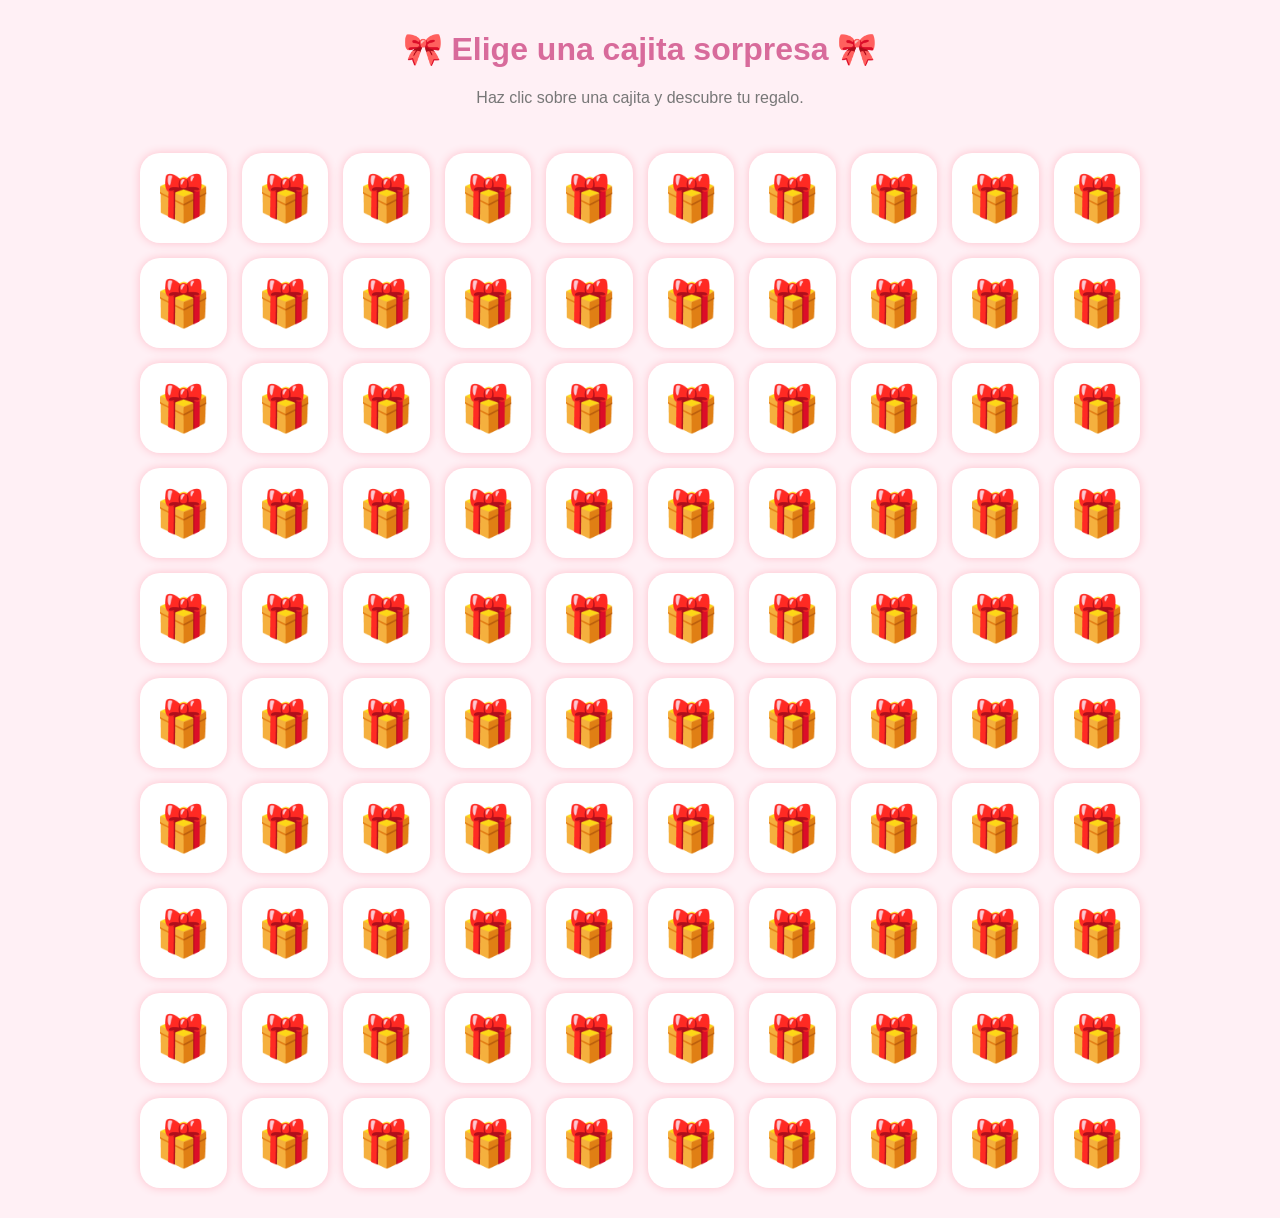
<file: juego.html>
<!DOCTYPE html>
<html lang="es">
<head>
<meta charset="UTF-8">
<meta name="viewport" content="width=device-width, initial-scale=1.0">
<title>Cajitas Sorpresa</title>

<style>

body{
    margin:0;
    font-family:Arial;
    background:#fff0f5;
}

h1{
    text-align:center;
    color:#d86b9b;
    margin-top:30px;
}

p{
    text-align:center;
    color:#777;
}

.grid{
    display:grid;
    grid-template-columns:repeat(10,1fr);
    gap:15px;
    max-width:1000px;
    margin:auto;
    padding:30px;
}

.caja{

    background:white;

    height:90px;

    border-radius:20px;

    display:flex;

    justify-content:center;

    align-items:center;

    font-size:45px;

    cursor:pointer;

    box-shadow:0px 0px 10px pink;

    transition:.3s;

}

.caja:hover{

transform:scale(1.08);

}

</style>

</head>

<body>

<h1>🎀 Elige una cajita sorpresa 🎀</h1>

<p>Haz clic sobre una cajita y descubre tu regalo.</p>

<div class="grid" id="grid"></div>

<script>

const grid=document.getElementById("grid");

for(let i=1;i<=100;i++){

const caja=document.createElement("div");

caja.className="caja";

caja.innerHTML="🎁";

grid.appendChild(caja);

}

</script>

</body>

</html>
</file>
